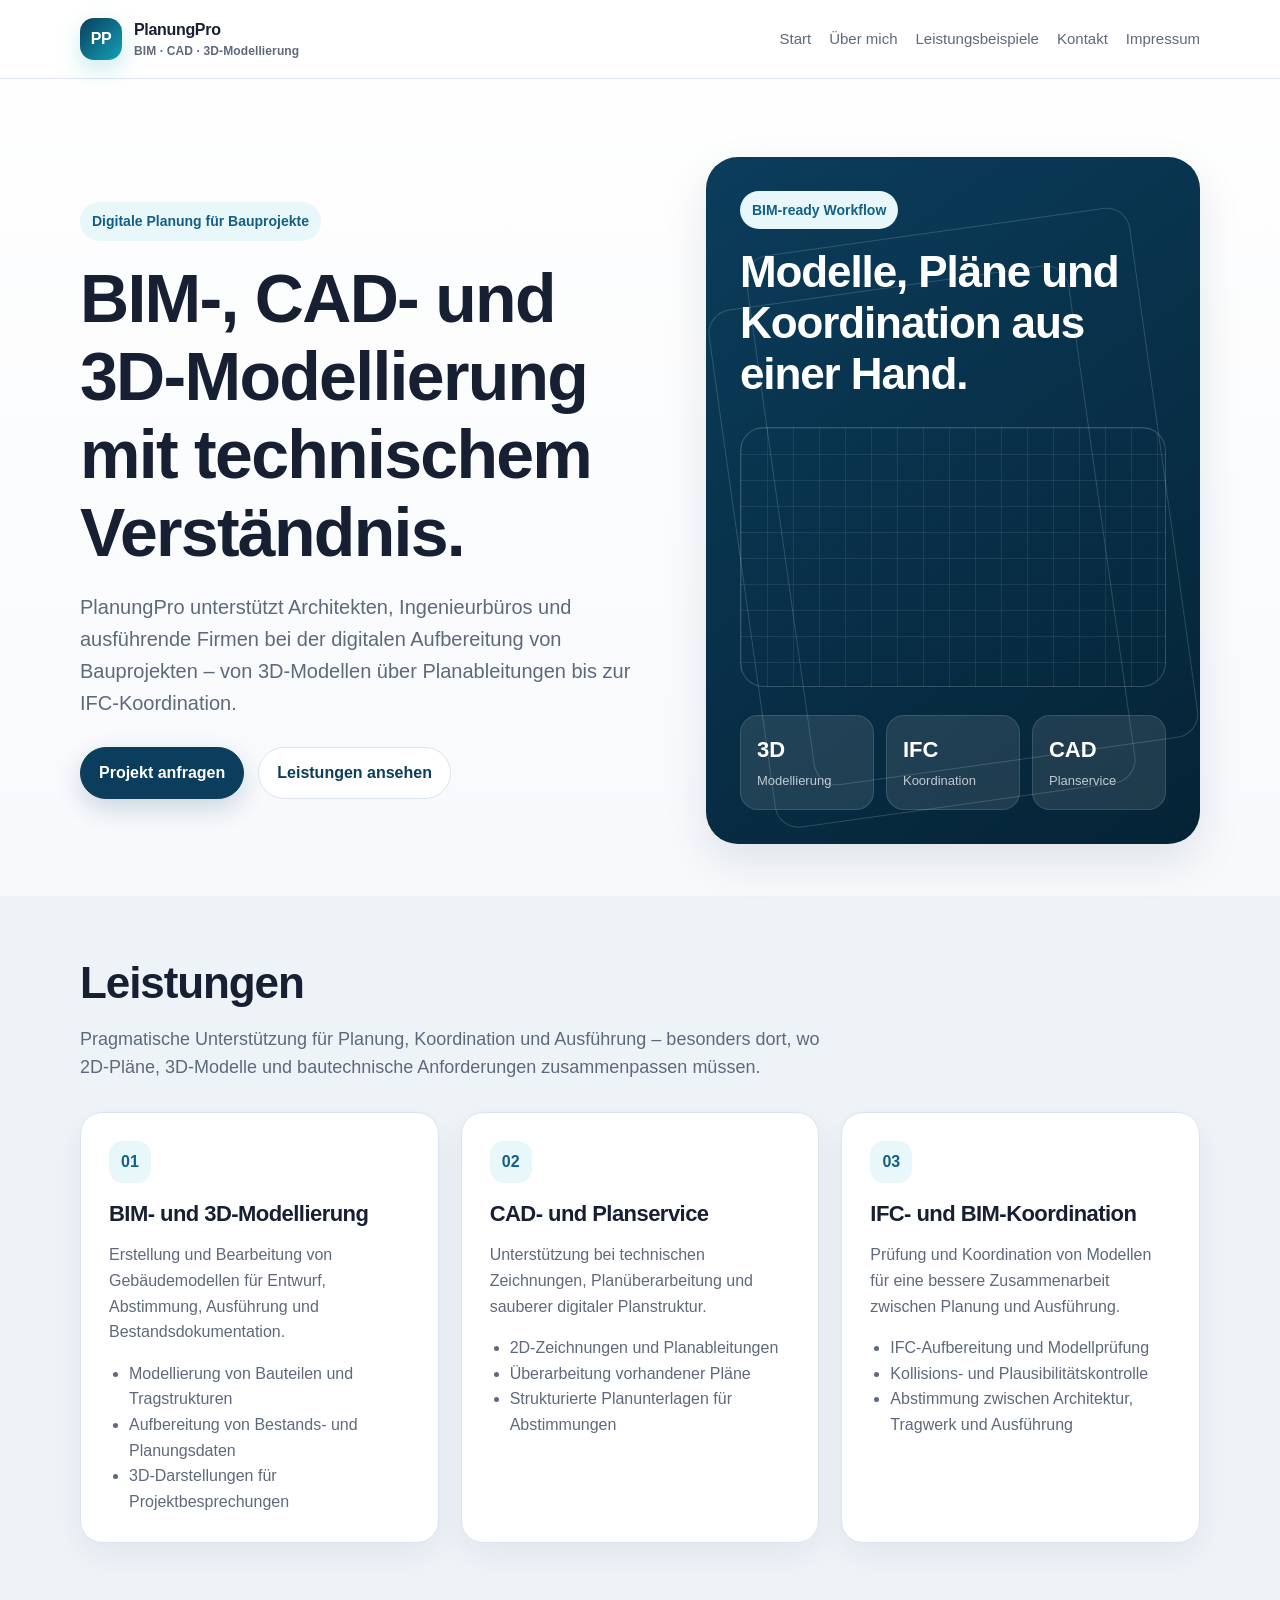
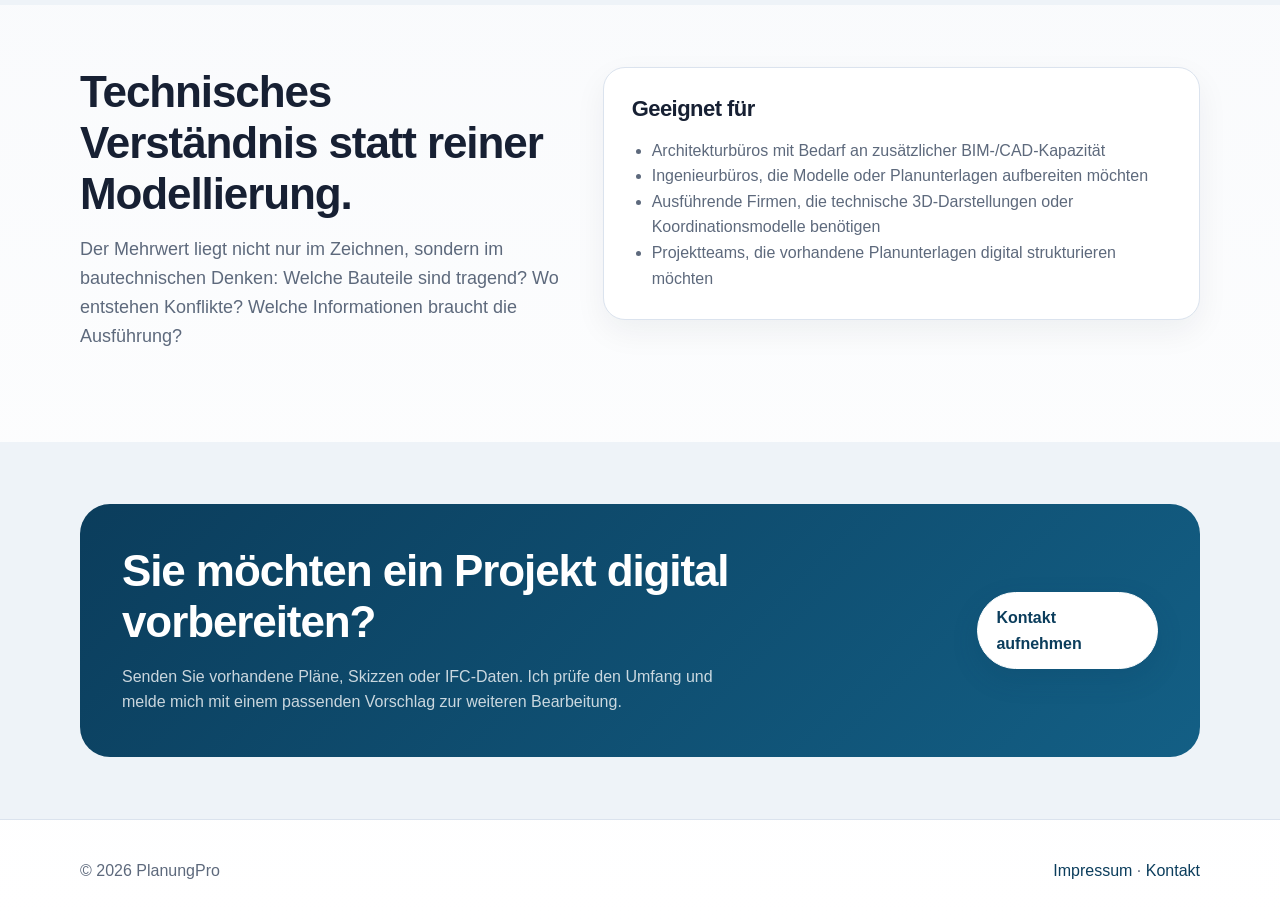
<file: index.html>
<!DOCTYPE html>
<html lang="de">
<head>
  <meta charset="UTF-8">
  <meta name="viewport" content="width=device-width, initial-scale=1.0">
  <meta name="description" content="PlanungPro bietet BIM-Modellierung, CAD-Dienstleistungen, IFC-Koordination und digitale Planungsunterstützung im Bauwesen.">
  <title>PlanungPro | BIM- und CAD-Dienstleistungen im Bauwesen</title>
  <link rel="icon" href="logo.webp" type="image/webp">
  <link rel="stylesheet" href="styles.css">
</head>
<body>
  <header class="header">
    <div class="container nav">
      <a class="brand" href="index.html" aria-label="PlanungPro Startseite">
        <span class="brand-mark">PP</span>
        <span>PlanungPro <small>BIM · CAD · 3D-Modellierung</small></span>
      </a>
      <nav class="nav-links" aria-label="Hauptnavigation">
        <a href="index.html">Start</a>
        <a href="ueber-uns.html">Über mich</a>
        <a href="referenzen.html">Leistungsbeispiele</a>
        <a href="kontakt.html">Kontakt</a>
        <a href="Imp.HTML">Impressum</a>
      </nav>
    </div>
  </header>

  <main>
    <section class="hero">
      <div class="container hero-grid">
        <div>
          <span class="eyebrow">Digitale Planung für Bauprojekte</span>
          <h1>BIM-, CAD- und 3D‑Modellierung mit technischem Verständnis.</h1>
          <p class="lead">PlanungPro unterstützt Architekten, Ingenieurbüros und ausführende Firmen bei der digitalen Aufbereitung von Bauprojekten – von 3D‑Modellen über Planableitungen bis zur IFC‑Koordination.</p>
          <div class="actions">
            <a class="btn" href="kontakt.html">Projekt anfragen</a>
            <a class="btn secondary" href="#leistungen">Leistungen ansehen</a>
          </div>
        </div>
        <div class="hero-card" aria-label="BIM Visualisierung">
          <span class="eyebrow">BIM-ready Workflow</span>
          <h2>Modelle, Pläne und Koordination aus einer Hand.</h2>
          <div class="model-lines"></div>
          <div class="stat-row">
            <div class="stat"><strong>3D</strong><span>Modellierung</span></div>
            <div class="stat"><strong>IFC</strong><span>Koordination</span></div>
            <div class="stat"><strong>CAD</strong><span>Planservice</span></div>
          </div>
        </div>
      </div>
    </section>

    <section class="section soft" id="leistungen">
      <div class="container">
        <div class="section-head">
          <h2>Leistungen</h2>
          <p>Pragmatische Unterstützung für Planung, Koordination und Ausführung – besonders dort, wo 2D‑Pläne, 3D‑Modelle und bautechnische Anforderungen zusammenpassen müssen.</p>
        </div>
        <div class="grid">
          <article class="card">
            <div class="icon">01</div>
            <h3>BIM- und 3D‑Modellierung</h3>
            <p>Erstellung und Bearbeitung von Gebäudemodellen für Entwurf, Abstimmung, Ausführung und Bestandsdokumentation.</p>
            <ul>
              <li>Modellierung von Bauteilen und Tragstrukturen</li>
              <li>Aufbereitung von Bestands- und Planungsdaten</li>
              <li>3D‑Darstellungen für Projektbesprechungen</li>
            </ul>
          </article>
          <article class="card">
            <div class="icon">02</div>
            <h3>CAD- und Planservice</h3>
            <p>Unterstützung bei technischen Zeichnungen, Planüberarbeitung und sauberer digitaler Planstruktur.</p>
            <ul>
              <li>2D‑Zeichnungen und Planableitungen</li>
              <li>Überarbeitung vorhandener Pläne</li>
              <li>Strukturierte Planunterlagen für Abstimmungen</li>
            </ul>
          </article>
          <article class="card">
            <div class="icon">03</div>
            <h3>IFC- und BIM‑Koordination</h3>
            <p>Prüfung und Koordination von Modellen für eine bessere Zusammenarbeit zwischen Planung und Ausführung.</p>
            <ul>
              <li>IFC‑Aufbereitung und Modellprüfung</li>
              <li>Kollisions- und Plausibilitätskontrolle</li>
              <li>Abstimmung zwischen Architektur, Tragwerk und Ausführung</li>
            </ul>
          </article>
        </div>
      </div>
    </section>

    <section class="section">
      <div class="container split">
        <div class="section-head">
          <h2>Technisches Verständnis statt reiner Modellierung.</h2>
          <p>Der Mehrwert liegt nicht nur im Zeichnen, sondern im bautechnischen Denken: Welche Bauteile sind tragend? Wo entstehen Konflikte? Welche Informationen braucht die Ausführung?</p>
        </div>
        <div class="card">
          <h3>Geeignet für</h3>
          <ul>
            <li>Architekturbüros mit Bedarf an zusätzlicher BIM-/CAD‑Kapazität</li>
            <li>Ingenieurbüros, die Modelle oder Planunterlagen aufbereiten möchten</li>
            <li>Ausführende Firmen, die technische 3D‑Darstellungen oder Koordinationsmodelle benötigen</li>
            <li>Projektteams, die vorhandene Planunterlagen digital strukturieren möchten</li>
          </ul>
        </div>
      </div>
    </section>

    <section class="section soft">
      <div class="container">
        <div class="cta">
          <div>
            <h2>Sie möchten ein Projekt digital vorbereiten?</h2>
            <p>Senden Sie vorhandene Pläne, Skizzen oder IFC‑Daten. Ich prüfe den Umfang und melde mich mit einem passenden Vorschlag zur weiteren Bearbeitung.</p>
          </div>
          <a class="btn" href="kontakt.html">Kontakt aufnehmen</a>
        </div>
      </div>
    </section>
  </main>

  <footer class="footer">
    <div class="container footer-inner">
      <span>© 2026 PlanungPro</span>
      <span><a href="Imp.HTML">Impressum</a> · <a href="kontakt.html">Kontakt</a></span>
    </div>
  </footer>
</body>
</html>
</file>
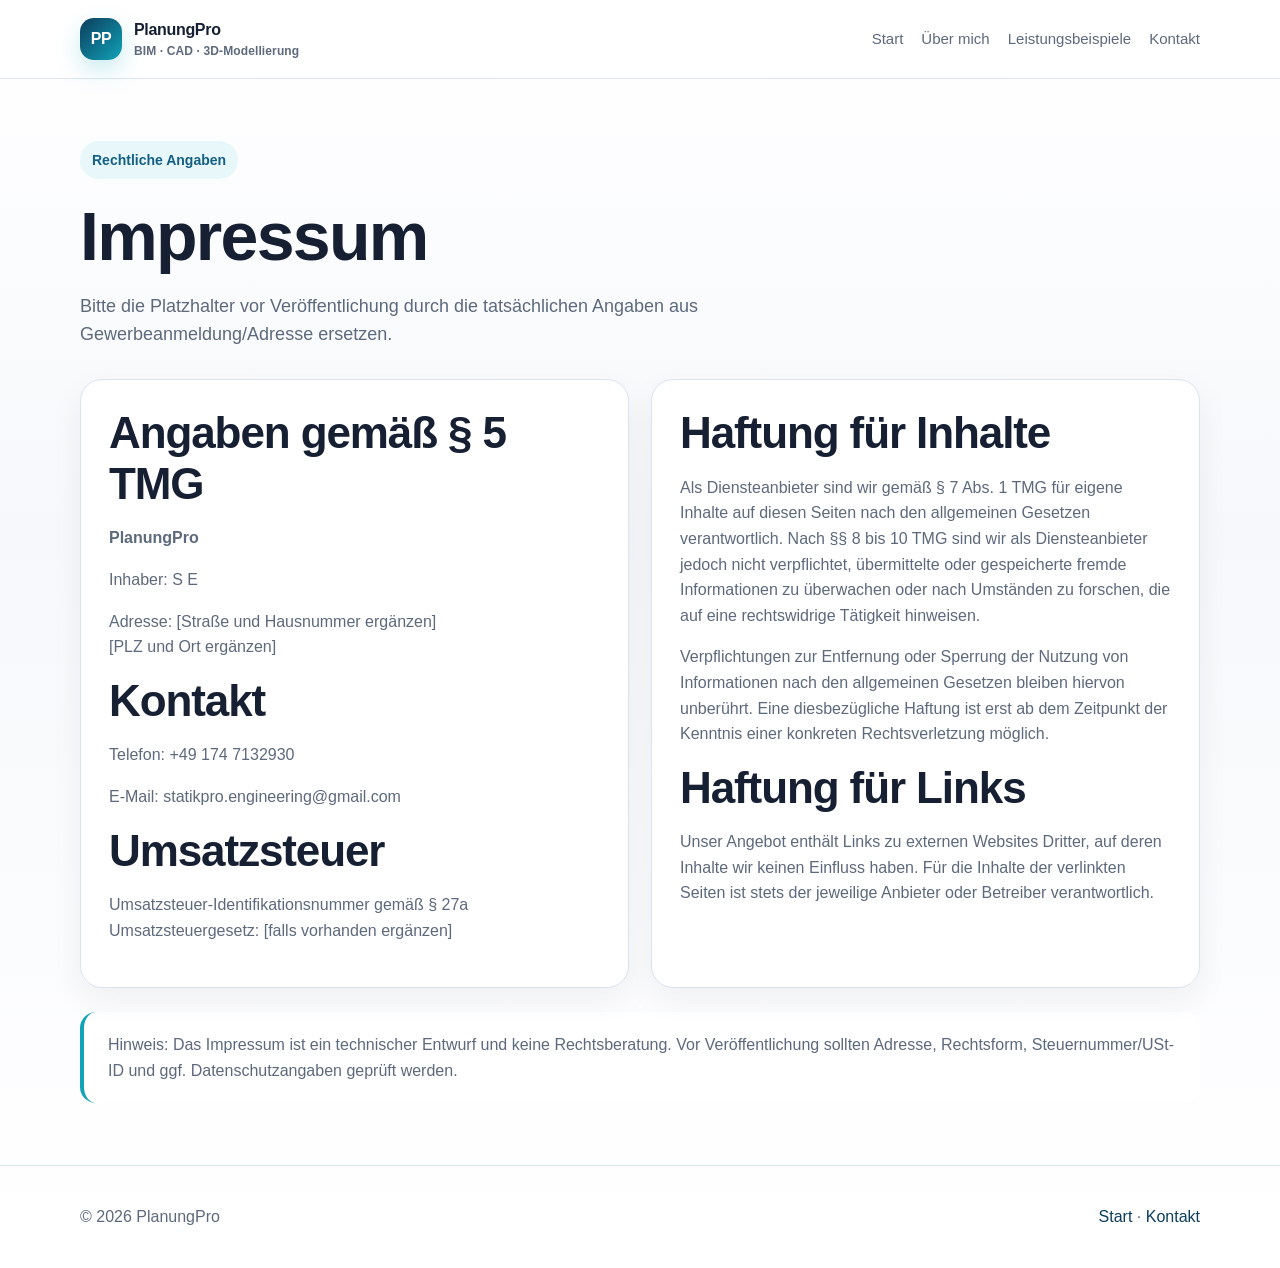
<file: Imp.HTML>
<!DOCTYPE html>
<html lang="de">
<head>
  <meta charset="UTF-8">
  <meta name="viewport" content="width=device-width, initial-scale=1.0">
  <title>Impressum | PlanungPro</title>
  <link rel="stylesheet" href="styles.css">
</head>
<body>
  <header class="header">
    <div class="container nav">
      <a class="brand" href="index.html"><span class="brand-mark">PP</span><span>PlanungPro <small>BIM · CAD · 3D-Modellierung</small></span></a>
      <nav class="nav-links">
        <a href="index.html">Start</a>
        <a href="ueber-uns.html">Über mich</a>
        <a href="referenzen.html">Leistungsbeispiele</a>
        <a href="kontakt.html">Kontakt</a>
      </nav>
    </div>
  </header>

  <main>
    <section class="section">
      <div class="container">
        <div class="section-head">
          <span class="eyebrow">Rechtliche Angaben</span>
          <h1>Impressum</h1>
          <p>Bitte die Platzhalter vor Veröffentlichung durch die tatsächlichen Angaben aus Gewerbeanmeldung/Adresse ersetzen.</p>
        </div>
        <div class="grid two">
          <div class="card">
            <h2>Angaben gemäß § 5 TMG</h2>
            <p><strong>PlanungPro</strong></p>
            <p>Inhaber: S E</p>
            <p>Adresse: [Straße und Hausnummer ergänzen]<br>[PLZ und Ort ergänzen]</p>

            <h2>Kontakt</h2>
            <p>Telefon: +49 174 7132930</p>
            <p>E-Mail: <a href="mailto:statikpro.engineering@gmail.com">statikpro.engineering@gmail.com</a></p>

            <h2>Umsatzsteuer</h2>
            <p>Umsatzsteuer-Identifikationsnummer gemäß § 27a Umsatzsteuergesetz: [falls vorhanden ergänzen]</p>
          </div>
          <div class="card">
            <h2>Haftung für Inhalte</h2>
            <p>Als Diensteanbieter sind wir gemäß § 7 Abs. 1 TMG für eigene Inhalte auf diesen Seiten nach den allgemeinen Gesetzen verantwortlich. Nach §§ 8 bis 10 TMG sind wir als Diensteanbieter jedoch nicht verpflichtet, übermittelte oder gespeicherte fremde Informationen zu überwachen oder nach Umständen zu forschen, die auf eine rechtswidrige Tätigkeit hinweisen.</p>
            <p>Verpflichtungen zur Entfernung oder Sperrung der Nutzung von Informationen nach den allgemeinen Gesetzen bleiben hiervon unberührt. Eine diesbezügliche Haftung ist erst ab dem Zeitpunkt der Kenntnis einer konkreten Rechtsverletzung möglich.</p>

            <h2>Haftung für Links</h2>
            <p>Unser Angebot enthält Links zu externen Websites Dritter, auf deren Inhalte wir keinen Einfluss haben. Für die Inhalte der verlinkten Seiten ist stets der jeweilige Anbieter oder Betreiber verantwortlich.</p>
          </div>
        </div>
        <div class="note" style="margin-top:24px;">
          Hinweis: Das Impressum ist ein technischer Entwurf und keine Rechtsberatung. Vor Veröffentlichung sollten Adresse, Rechtsform, Steuernummer/USt-ID und ggf. Datenschutzangaben geprüft werden.
        </div>
      </div>
    </section>
  </main>

  <footer class="footer">
    <div class="container footer-inner">
      <span>© 2026 PlanungPro</span>
      <span><a href="index.html">Start</a> · <a href="kontakt.html">Kontakt</a></span>
    </div>
  </footer>
</body>
</html>
</file>
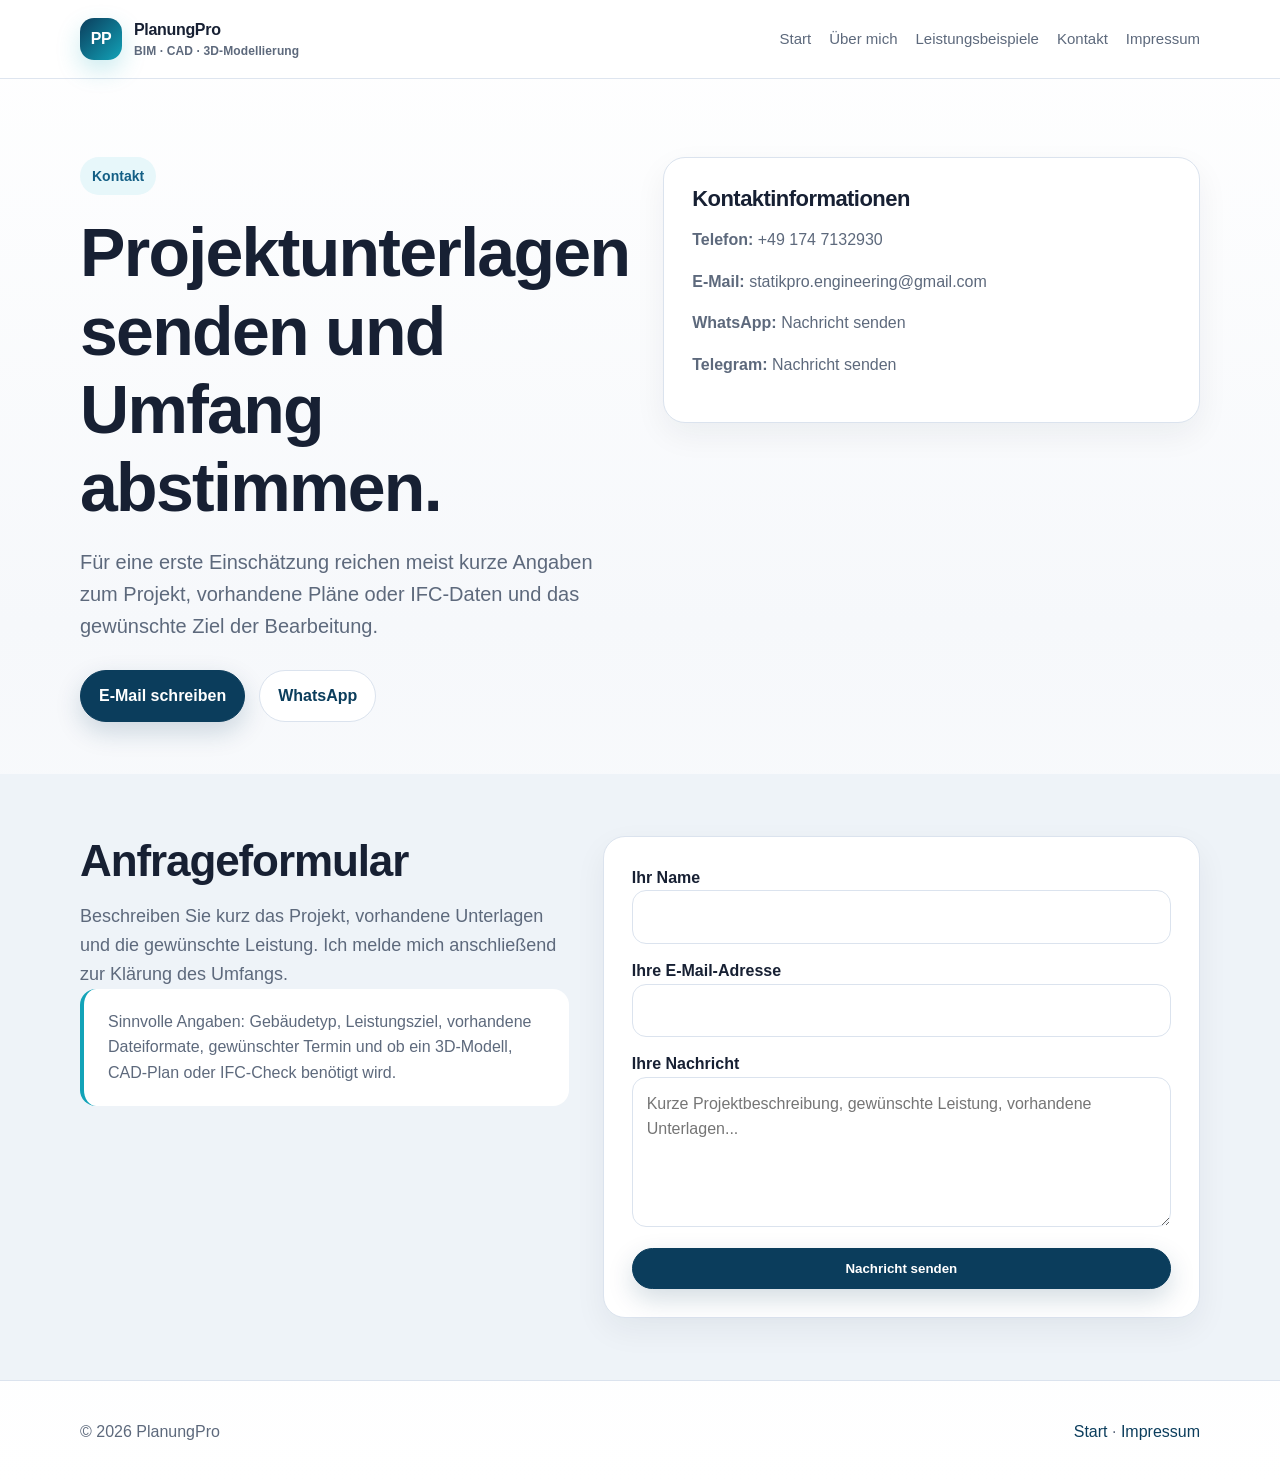
<file: kontakt.html>
<!DOCTYPE html>
<html lang="de">
<head>
  <meta charset="UTF-8">
  <meta name="viewport" content="width=device-width, initial-scale=1.0">
  <meta name="description" content="Kontakt zu PlanungPro für BIM-, CAD- und 3D-Modellierungsleistungen im Bauwesen.">
  <title>Kontakt | PlanungPro</title>
  <link rel="stylesheet" href="styles.css">
</head>
<body>
  <header class="header">
    <div class="container nav">
      <a class="brand" href="index.html"><span class="brand-mark">PP</span><span>PlanungPro <small>BIM · CAD · 3D-Modellierung</small></span></a>
      <nav class="nav-links">
        <a href="index.html">Start</a>
        <a href="ueber-uns.html">Über mich</a>
        <a href="referenzen.html">Leistungsbeispiele</a>
        <a href="kontakt.html">Kontakt</a>
        <a href="Imp.HTML">Impressum</a>
      </nav>
    </div>
  </header>

  <main>
    <section class="hero">
      <div class="container split">
        <div>
          <span class="eyebrow">Kontakt</span>
          <h1>Projektunterlagen senden und Umfang abstimmen.</h1>
          <p class="lead">Für eine erste Einschätzung reichen meist kurze Angaben zum Projekt, vorhandene Pläne oder IFC‑Daten und das gewünschte Ziel der Bearbeitung.</p>
          <div class="actions">
            <a class="btn" href="mailto:statikpro.engineering@gmail.com">E-Mail schreiben</a>
            <a class="btn secondary" href="https://wa.me/491747132930" target="_blank" rel="noopener">WhatsApp</a>
          </div>
        </div>
        <div class="card">
          <h3>Kontaktinformationen</h3>
          <p><strong>Telefon:</strong> +49 174 7132930</p>
          <p><strong>E-Mail:</strong> <a href="mailto:statikpro.engineering@gmail.com">statikpro.engineering@gmail.com</a></p>
          <p><strong>WhatsApp:</strong> <a href="https://wa.me/491747132930" target="_blank" rel="noopener">Nachricht senden</a></p>
          <p><strong>Telegram:</strong> <a href="https://t.me/StatikPro_Engineering" target="_blank" rel="noopener">Nachricht senden</a></p>
        </div>
      </div>
    </section>

    <section class="section soft">
      <div class="container split">
        <div class="section-head">
          <h2>Anfrageformular</h2>
          <p>Beschreiben Sie kurz das Projekt, vorhandene Unterlagen und die gewünschte Leistung. Ich melde mich anschließend zur Klärung des Umfangs.</p>
          <div class="note">
            Sinnvolle Angaben: Gebäudetyp, Leistungsziel, vorhandene Dateiformate, gewünschter Termin und ob ein 3D‑Modell, CAD‑Plan oder IFC‑Check benötigt wird.
          </div>
        </div>
        <div class="card">
          <form class="form" action="https://formspree.io/f/mannlyka" method="POST">
            <!-- Spam-Schutz: Dieses Feld bleibt für Besucher unsichtbar. -->
            <div class="spam-field" aria-hidden="true">
              <label for="website">Website</label>
              <input type="text" id="website" name="_gotcha" tabindex="-1" autocomplete="off">
            </div>
            <div>
              <label for="name">Ihr Name</label>
              <input type="text" id="name" name="name" required>
            </div>
            <div>
              <label for="email">Ihre E-Mail-Adresse</label>
              <input type="email" id="email" name="email" required>
            </div>
            <div>
              <label for="message">Ihre Nachricht</label>
              <textarea id="message" name="message" required placeholder="Kurze Projektbeschreibung, gewünschte Leistung, vorhandene Unterlagen..."></textarea>
            </div>
            <button class="btn" type="submit">Nachricht senden</button>
          </form>
        </div>
      </div>
    </section>
  </main>

  <footer class="footer">
    <div class="container footer-inner">
      <span>© 2026 PlanungPro</span>
      <span><a href="index.html">Start</a> · <a href="Imp.HTML">Impressum</a></span>
    </div>
  </footer>
</body>
</html>
</file>
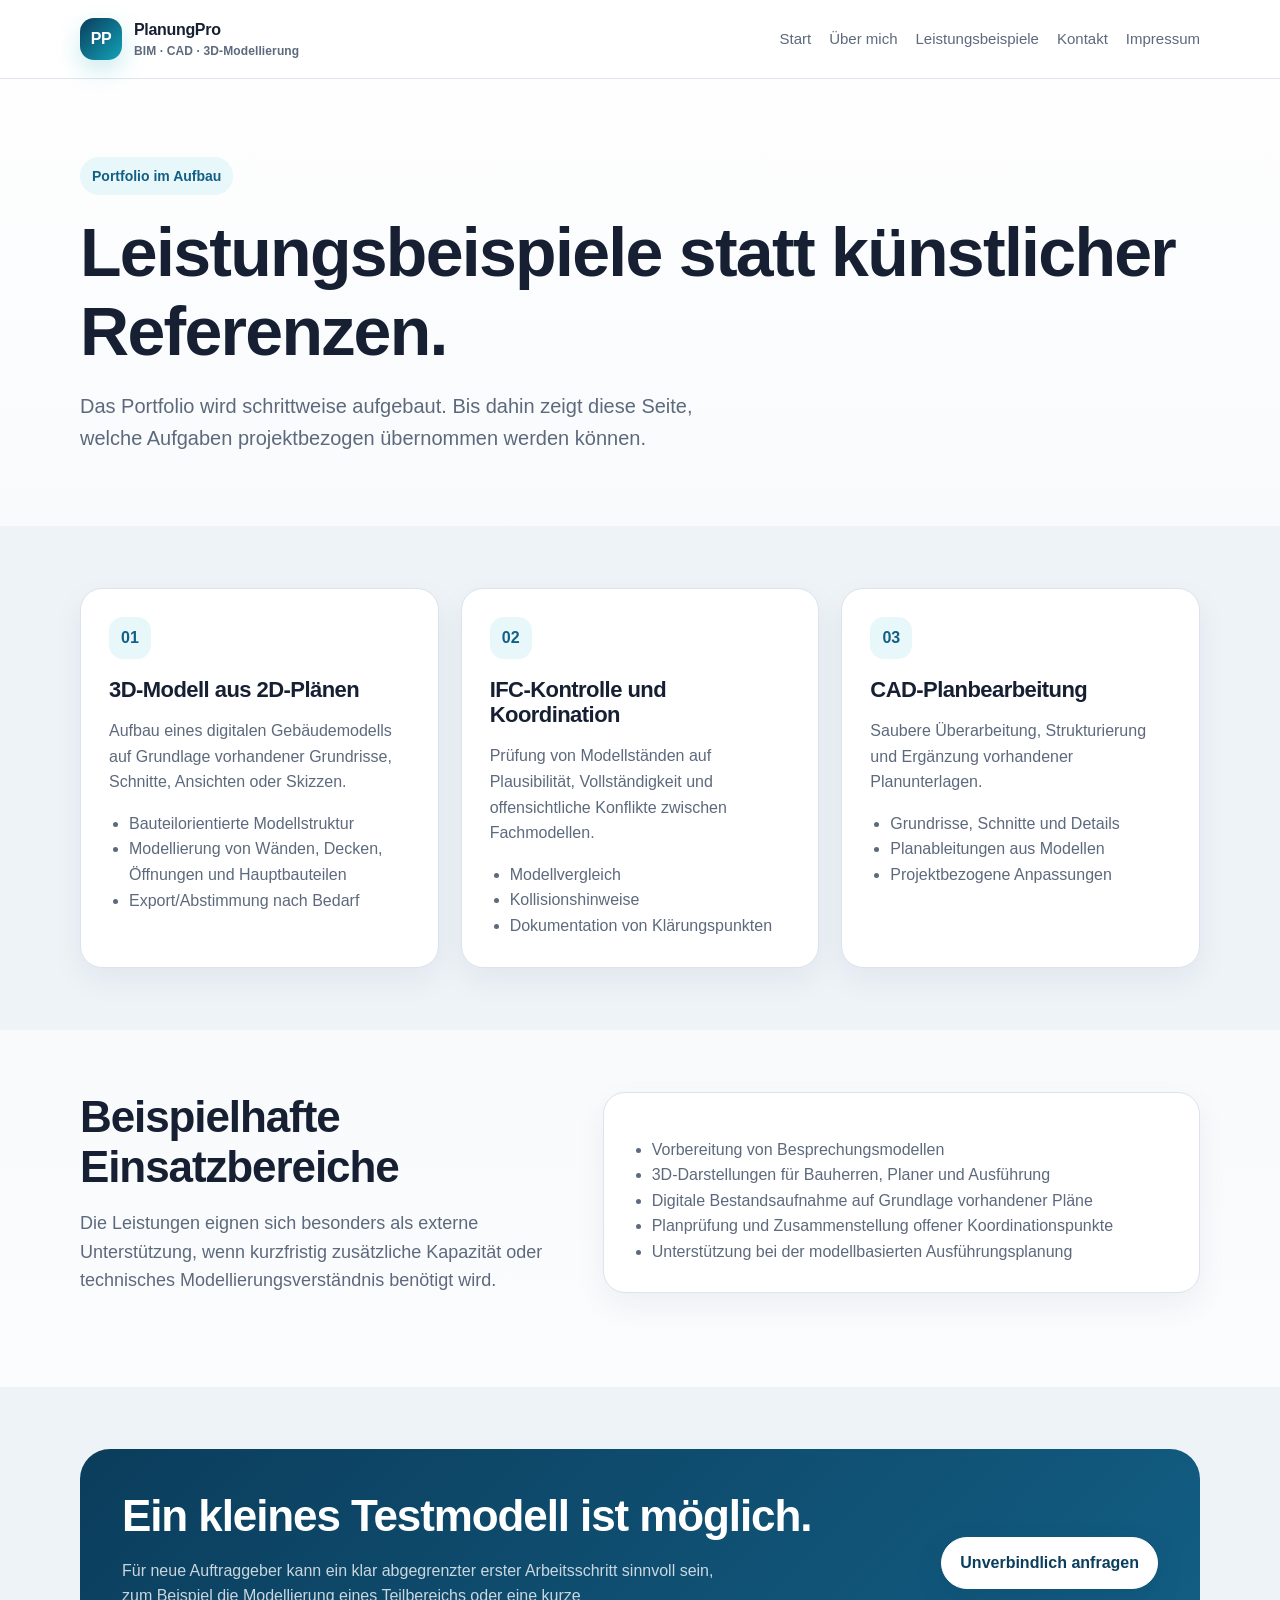
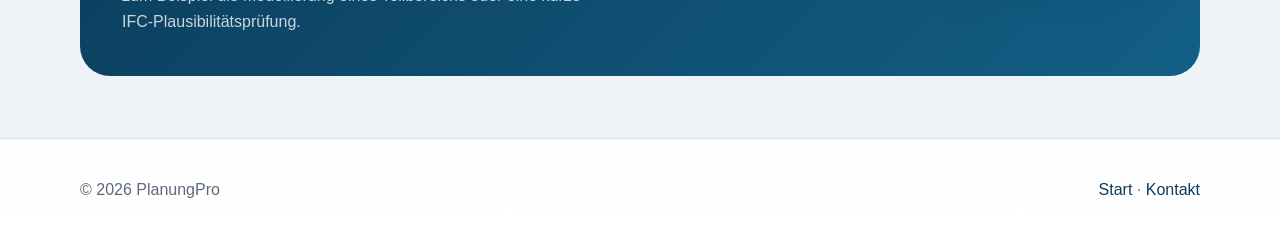
<file: referenzen.html>
<!DOCTYPE html>
<html lang="de">
<head>
  <meta charset="UTF-8">
  <meta name="viewport" content="width=device-width, initial-scale=1.0">
  <meta name="description" content="Leistungsbeispiele für BIM-Modellierung, CAD-Service, IFC-Koordination und digitale Planungsunterstützung.">
  <title>Leistungsbeispiele | PlanungPro</title>
  <link rel="stylesheet" href="styles.css">
</head>
<body>
  <header class="header">
    <div class="container nav">
      <a class="brand" href="index.html"><span class="brand-mark">PP</span><span>PlanungPro <small>BIM · CAD · 3D-Modellierung</small></span></a>
      <nav class="nav-links">
        <a href="index.html">Start</a>
        <a href="ueber-uns.html">Über mich</a>
        <a href="referenzen.html">Leistungsbeispiele</a>
        <a href="kontakt.html">Kontakt</a>
        <a href="Imp.HTML">Impressum</a>
      </nav>
    </div>
  </header>

  <main>
    <section class="hero">
      <div class="container">
        <span class="eyebrow">Portfolio im Aufbau</span>
        <h1>Leistungsbeispiele statt künstlicher Referenzen.</h1>
        <p class="lead">Das Portfolio wird schrittweise aufgebaut. Bis dahin zeigt diese Seite, welche Aufgaben projektbezogen übernommen werden können.</p>
      </div>
    </section>

    <section class="section soft">
      <div class="container grid">
        <article class="card">
          <div class="icon">01</div>
          <h3>3D‑Modell aus 2D‑Plänen</h3>
          <p>Aufbau eines digitalen Gebäudemodells auf Grundlage vorhandener Grundrisse, Schnitte, Ansichten oder Skizzen.</p>
          <ul>
            <li>Bauteilorientierte Modellstruktur</li>
            <li>Modellierung von Wänden, Decken, Öffnungen und Hauptbauteilen</li>
            <li>Export/Abstimmung nach Bedarf</li>
          </ul>
        </article>
        <article class="card">
          <div class="icon">02</div>
          <h3>IFC‑Kontrolle und Koordination</h3>
          <p>Prüfung von Modellständen auf Plausibilität, Vollständigkeit und offensichtliche Konflikte zwischen Fachmodellen.</p>
          <ul>
            <li>Modellvergleich</li>
            <li>Kollisionshinweise</li>
            <li>Dokumentation von Klärungspunkten</li>
          </ul>
        </article>
        <article class="card">
          <div class="icon">03</div>
          <h3>CAD‑Planbearbeitung</h3>
          <p>Saubere Überarbeitung, Strukturierung und Ergänzung vorhandener Planunterlagen.</p>
          <ul>
            <li>Grundrisse, Schnitte und Details</li>
            <li>Planableitungen aus Modellen</li>
            <li>Projektbezogene Anpassungen</li>
          </ul>
        </article>
      </div>
    </section>

    <section class="section">
      <div class="container split">
        <div class="section-head">
          <h2>Beispielhafte Einsatzbereiche</h2>
          <p>Die Leistungen eignen sich besonders als externe Unterstützung, wenn kurzfristig zusätzliche Kapazität oder technisches Modellierungsverständnis benötigt wird.</p>
        </div>
        <div class="card">
          <ul>
            <li>Vorbereitung von Besprechungsmodellen</li>
            <li>3D‑Darstellungen für Bauherren, Planer und Ausführung</li>
            <li>Digitale Bestandsaufnahme auf Grundlage vorhandener Pläne</li>
            <li>Planprüfung und Zusammenstellung offener Koordinationspunkte</li>
            <li>Unterstützung bei der modellbasierten Ausführungsplanung</li>
          </ul>
        </div>
      </div>
    </section>

    <section class="section soft">
      <div class="container">
        <div class="cta">
          <div>
            <h2>Ein kleines Testmodell ist möglich.</h2>
            <p>Für neue Auftraggeber kann ein klar abgegrenzter erster Arbeitsschritt sinnvoll sein, zum Beispiel die Modellierung eines Teilbereichs oder eine kurze IFC‑Plausibilitätsprüfung.</p>
          </div>
          <a class="btn" href="kontakt.html">Unverbindlich anfragen</a>
        </div>
      </div>
    </section>
  </main>

  <footer class="footer">
    <div class="container footer-inner">
      <span>© 2026 PlanungPro</span>
      <span><a href="index.html">Start</a> · <a href="kontakt.html">Kontakt</a></span>
    </div>
  </footer>
</body>
</html>
</file>
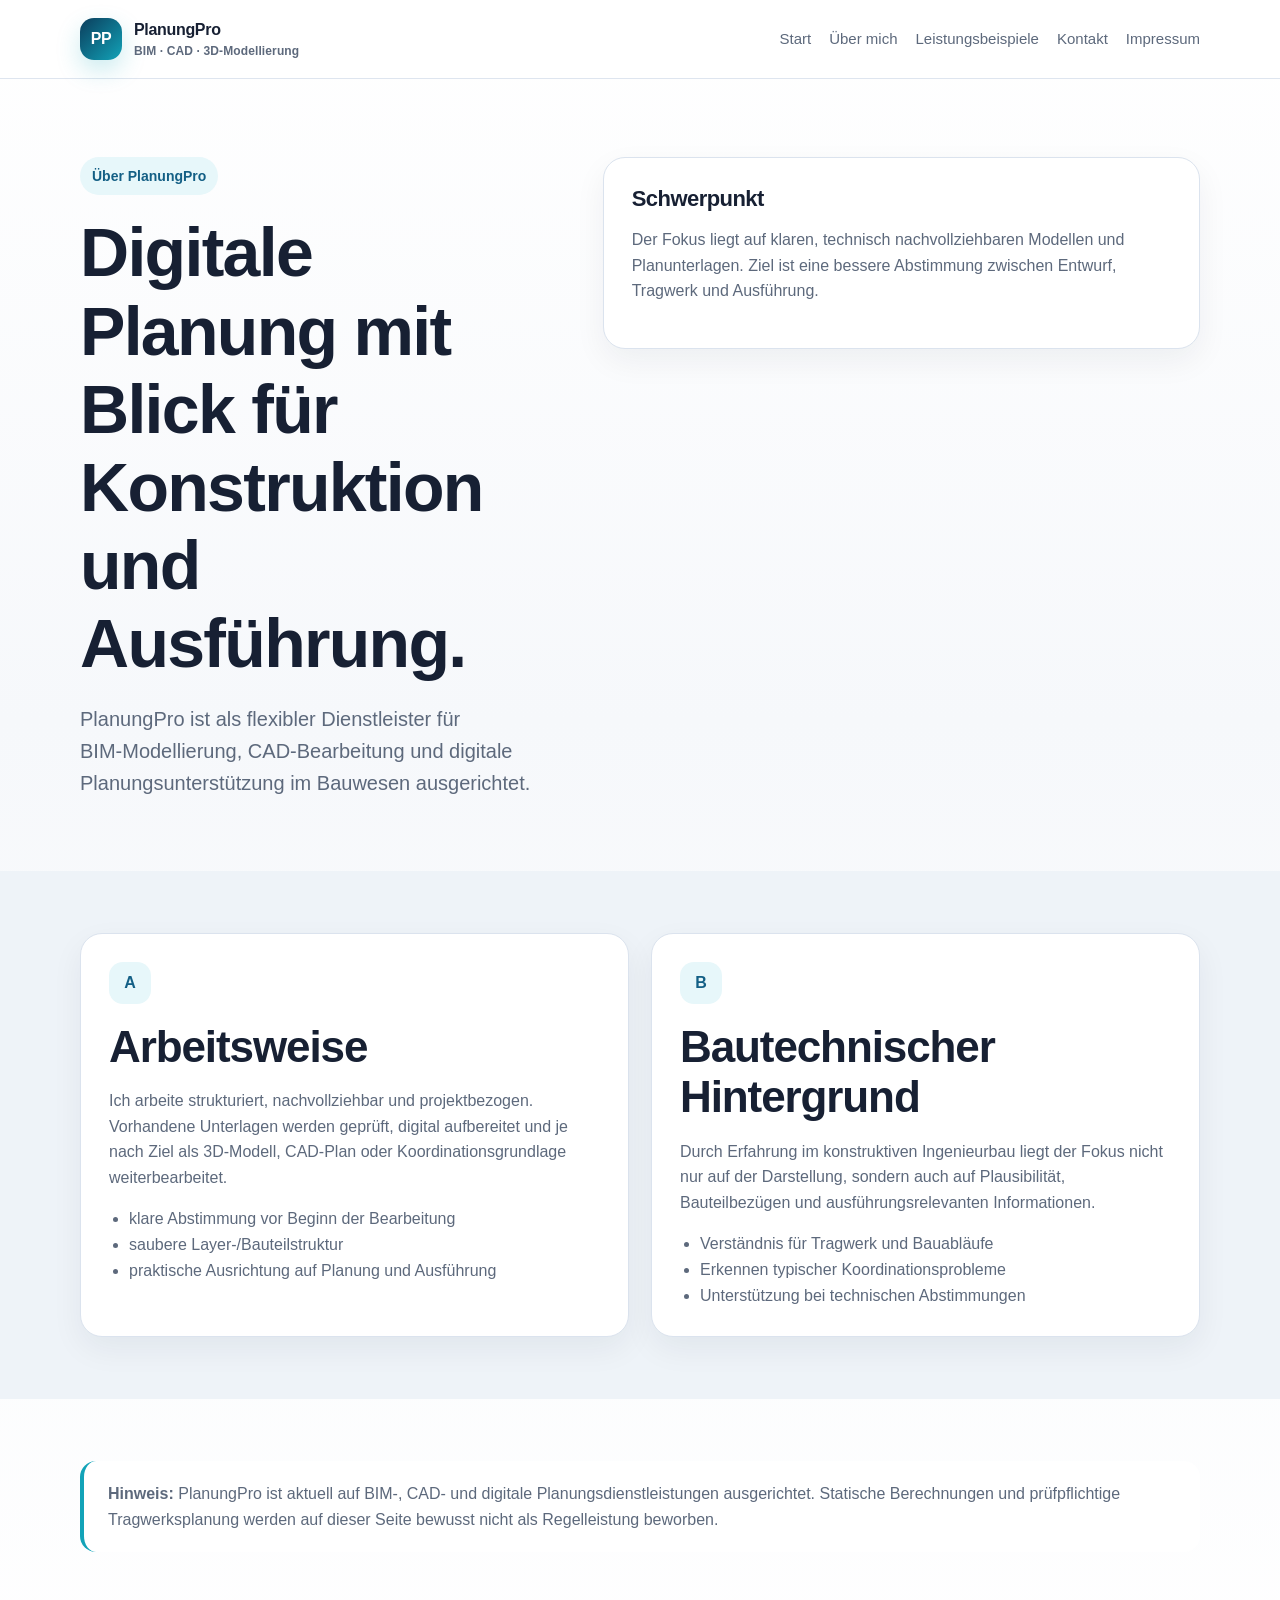
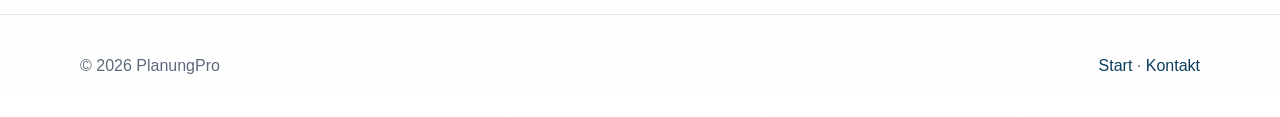
<file: ueber-uns.html>
<!DOCTYPE html>
<html lang="de">
<head>
  <meta charset="UTF-8">
  <meta name="viewport" content="width=device-width, initial-scale=1.0">
  <meta name="description" content="Über PlanungPro: BIM-, CAD- und 3D-Dienstleistungen mit bautechnischem Verständnis.">
  <title>Über mich | PlanungPro</title>
  <link rel="stylesheet" href="styles.css">
</head>
<body>
  <header class="header">
    <div class="container nav">
      <a class="brand" href="index.html"><span class="brand-mark">PP</span><span>PlanungPro <small>BIM · CAD · 3D-Modellierung</small></span></a>
      <nav class="nav-links">
        <a href="index.html">Start</a>
        <a href="ueber-uns.html">Über mich</a>
        <a href="referenzen.html">Leistungsbeispiele</a>
        <a href="kontakt.html">Kontakt</a>
        <a href="Imp.HTML">Impressum</a>
      </nav>
    </div>
  </header>

  <main>
    <section class="hero">
      <div class="container split">
        <div>
          <span class="eyebrow">Über PlanungPro</span>
          <h1>Digitale Planung mit Blick für Konstruktion und Ausführung.</h1>
          <p class="lead">PlanungPro ist als flexibler Dienstleister für BIM‑Modellierung, CAD‑Bearbeitung und digitale Planungsunterstützung im Bauwesen ausgerichtet.</p>
        </div>
        <div class="card">
          <h3>Schwerpunkt</h3>
          <p>Der Fokus liegt auf klaren, technisch nachvollziehbaren Modellen und Planunterlagen. Ziel ist eine bessere Abstimmung zwischen Entwurf, Tragwerk und Ausführung.</p>
        </div>
      </div>
    </section>

    <section class="section soft">
      <div class="container grid two">
        <article class="card">
          <div class="icon">A</div>
          <h2>Arbeitsweise</h2>
          <p>Ich arbeite strukturiert, nachvollziehbar und projektbezogen. Vorhandene Unterlagen werden geprüft, digital aufbereitet und je nach Ziel als 3D‑Modell, CAD‑Plan oder Koordinationsgrundlage weiterbearbeitet.</p>
          <ul>
            <li>klare Abstimmung vor Beginn der Bearbeitung</li>
            <li>saubere Layer-/Bauteilstruktur</li>
            <li>praktische Ausrichtung auf Planung und Ausführung</li>
          </ul>
        </article>
        <article class="card">
          <div class="icon">B</div>
          <h2>Bautechnischer Hintergrund</h2>
          <p>Durch Erfahrung im konstruktiven Ingenieurbau liegt der Fokus nicht nur auf der Darstellung, sondern auch auf Plausibilität, Bauteilbezügen und ausführungsrelevanten Informationen.</p>
          <ul>
            <li>Verständnis für Tragwerk und Bauabläufe</li>
            <li>Erkennen typischer Koordinationsprobleme</li>
            <li>Unterstützung bei technischen Abstimmungen</li>
          </ul>
        </article>
      </div>
    </section>

    <section class="section">
      <div class="container">
        <div class="note">
          <strong>Hinweis:</strong> PlanungPro ist aktuell auf BIM‑, CAD‑ und digitale Planungsdienstleistungen ausgerichtet. Statische Berechnungen und prüfpflichtige Tragwerksplanung werden auf dieser Seite bewusst nicht als Regelleistung beworben.
        </div>
      </div>
    </section>
  </main>

  <footer class="footer">
    <div class="container footer-inner">
      <span>© 2026 PlanungPro</span>
      <span><a href="index.html">Start</a> · <a href="kontakt.html">Kontakt</a></span>
    </div>
  </footer>
</body>
</html>
</file>
<file: styles.css>
:root {
  --bg: #f6f8fb;
  --bg-soft: #eef3f8;
  --card: #ffffff;
  --text: #172033;
  --muted: #5d697c;
  --line: #dbe3ee;
  --primary: #0b3d5c;
  --primary-2: #135f85;
  --accent: #12a3b8;
  --shadow: 0 18px 45px rgba(12, 34, 57, 0.10);
  --radius: 22px;
}

* { box-sizing: border-box; }

html { scroll-behavior: smooth; }

body {
  margin: 0;
  font-family: Arial, Helvetica, sans-serif;
  color: var(--text);
  background: linear-gradient(180deg, #ffffff 0%, var(--bg) 42%, #ffffff 100%);
  line-height: 1.6;
}

a { color: inherit; text-decoration: none; }

img { max-width: 100%; height: auto; display: block; }

.container { width: min(1120px, calc(100% - 40px)); margin: 0 auto; }

.header {
  position: sticky;
  top: 0;
  z-index: 20;
  backdrop-filter: blur(14px);
  background: rgba(255,255,255,0.88);
  border-bottom: 1px solid rgba(219,227,238,0.9);
}

.nav {
  min-height: 78px;
  display: flex;
  align-items: center;
  justify-content: space-between;
  gap: 24px;
}

.brand {
  display: flex;
  align-items: center;
  gap: 12px;
  font-weight: 800;
  letter-spacing: -0.02em;
}

.brand-mark {
  width: 42px;
  height: 42px;
  border-radius: 14px;
  background: linear-gradient(135deg, var(--primary), var(--accent));
  color: white;
  display: grid;
  place-items: center;
  font-weight: 800;
  box-shadow: 0 10px 25px rgba(18, 163, 184, 0.22);
}

.brand small {
  display: block;
  color: var(--muted);
  font-size: 12px;
  font-weight: 600;
  letter-spacing: 0.01em;
}

.nav-links { display: flex; align-items: center; gap: 18px; font-size: 15px; color: var(--muted); }
.nav-links a:hover { color: var(--primary); }

.btn {
  display: inline-flex;
  align-items: center;
  justify-content: center;
  gap: 8px;
  padding: 12px 18px;
  border-radius: 999px;
  background: var(--primary);
  color: white;
  font-weight: 700;
  border: 1px solid var(--primary);
  box-shadow: 0 10px 26px rgba(11,61,92,0.18);
}

.btn.secondary {
  background: white;
  color: var(--primary);
  border-color: var(--line);
  box-shadow: none;
}

.hero {
  padding: 78px 0 52px;
}

.hero-grid {
  display: grid;
  grid-template-columns: 1.08fr 0.92fr;
  gap: 46px;
  align-items: center;
}

.eyebrow {
  display: inline-flex;
  padding: 8px 12px;
  border-radius: 999px;
  background: #e7f7fa;
  color: var(--primary-2);
  font-size: 14px;
  font-weight: 700;
  margin-bottom: 18px;
}

h1, h2, h3 { line-height: 1.15; margin: 0 0 16px; letter-spacing: -0.025em; }
h1 { font-size: clamp(38px, 6vw, 68px); }
h2 { font-size: clamp(28px, 4vw, 44px); }
h3 { font-size: 22px; }

.lead { font-size: 20px; color: var(--muted); max-width: 680px; }

.actions { display: flex; flex-wrap: wrap; gap: 14px; margin-top: 28px; }

.hero-card {
  border-radius: 32px;
  background: linear-gradient(145deg, var(--primary), #052335);
  color: white;
  padding: 34px;
  min-height: 460px;
  position: relative;
  overflow: hidden;
  box-shadow: var(--shadow);
}

.hero-card::before, .hero-card::after {
  content: "";
  position: absolute;
  border: 1px solid rgba(255,255,255,0.16);
  border-radius: 24px;
  transform: rotate(-8deg);
}
.hero-card::before { inset: 72px 34px 80px 72px; }
.hero-card::after { inset: 128px 96px 36px 34px; }

.model-lines {
  position: relative;
  z-index: 1;
  height: 260px;
  margin-top: 28px;
  border-radius: 24px;
  border: 1px solid rgba(255,255,255,0.18);
  background:
    linear-gradient(90deg, rgba(255,255,255,0.08) 1px, transparent 1px),
    linear-gradient(rgba(255,255,255,0.08) 1px, transparent 1px);
  background-size: 26px 26px;
}

.stat-row { position: relative; z-index: 1; display: grid; grid-template-columns: repeat(3, 1fr); gap: 12px; margin-top: 28px; }
.stat { padding: 16px; border-radius: 18px; background: rgba(255,255,255,0.1); border: 1px solid rgba(255,255,255,0.12); }
.stat strong { display: block; font-size: 22px; }
.stat span { color: rgba(255,255,255,0.72); font-size: 13px; }

.section { padding: 62px 0; }
.section.soft { background: var(--bg-soft); }
.section-head { max-width: 760px; margin-bottom: 30px; }
.section-head p { color: var(--muted); font-size: 18px; margin: 0; }

.grid { display: grid; grid-template-columns: repeat(3, 1fr); gap: 22px; }
.grid.two { grid-template-columns: repeat(2, 1fr); }
.card {
  background: var(--card);
  border: 1px solid var(--line);
  border-radius: var(--radius);
  padding: 28px;
  box-shadow: 0 12px 32px rgba(12,34,57,0.06);
}
.card p, .card li { color: var(--muted); }
.card ul { margin: 16px 0 0; padding-left: 20px; }
.icon { width: 42px; height: 42px; border-radius: 14px; background: #e7f7fa; color: var(--primary-2); display: grid; place-items: center; font-weight: 800; margin-bottom: 18px; }

.split { display: grid; grid-template-columns: 0.9fr 1.1fr; gap: 34px; align-items: start; }
.note { border-left: 4px solid var(--accent); background: white; padding: 20px 24px; border-radius: 16px; color: var(--muted); }

.cta {
  background: linear-gradient(135deg, var(--primary), var(--primary-2));
  color: white;
  border-radius: 30px;
  padding: 42px;
  display: flex;
  align-items: center;
  justify-content: space-between;
  gap: 24px;
}
.cta p { color: rgba(255,255,255,0.78); margin: 0; max-width: 620px; }
.cta .btn { background: white; color: var(--primary); border-color: white; }

.footer { padding: 38px 0; border-top: 1px solid var(--line); color: var(--muted); }
.footer-inner { display: flex; justify-content: space-between; flex-wrap: wrap; gap: 18px; }
.footer a { color: var(--primary); }

.form { display: grid; gap: 14px; }
label { font-weight: 700; }
input, textarea {
  width: 100%;
  padding: 13px 14px;
  border-radius: 14px;
  border: 1px solid var(--line);
  font: inherit;
  background: white;
}
textarea { min-height: 150px; resize: vertical; }

@media (max-width: 900px) {
  .hero-grid, .split, .grid, .grid.two { grid-template-columns: 1fr; }
  .nav { align-items: flex-start; flex-direction: column; padding: 16px 0; }
  .nav-links { flex-wrap: wrap; gap: 12px 16px; }
  .hero { padding-top: 42px; }
  .hero-card { min-height: 360px; }
  .cta { flex-direction: column; align-items: flex-start; }
}

@media (max-width: 520px) {
  .container { width: min(100% - 28px, 1120px); }
  .stat-row { grid-template-columns: 1fr; }
  .card, .cta, .hero-card { padding: 24px; }
}

/* Spam-Schutz fuer das Kontaktformular */
.spam-field {
  position: absolute !important;
  left: -9999px !important;
  width: 1px !important;
  height: 1px !important;
  overflow: hidden !important;
}
</file>
